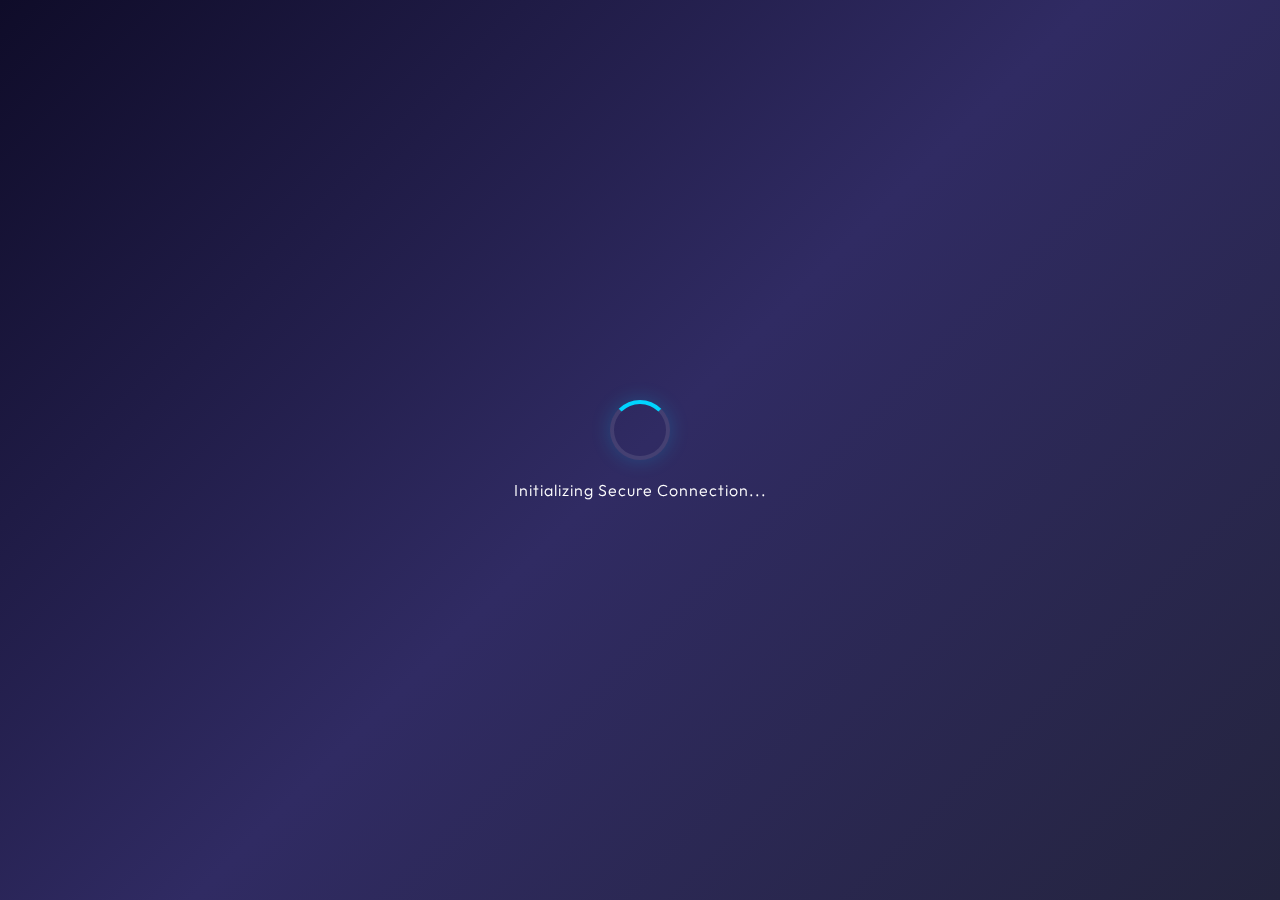
<file: passwordpage/index.html>
<!DOCTYPE html>
<html lang="en">

<head>
    <meta charset="UTF-8">
    <meta name="viewport" content="width=device-width, initial-scale=1.0, maximum-scale=1.0, user-scalable=no">
    <title>Secure Access</title>
    <link rel="preconnect" href="https://fonts.googleapis.com">
    <link rel="preconnect" href="https://fonts.gstatic.com" crossorigin>
    <link href="https://fonts.googleapis.com/css2?family=Outfit:wght@300;400;600&display=swap" rel="stylesheet">
    <link rel="stylesheet" href="style.css">
</head>

<body>

    <!-- SECTION 1: LOADER -->
    <div id="loader-section" class="section active">
        <div class="loader-content">
            <div class="spinner"></div>
            <p class="fade-text">Initializing Secure Connection...</p>
        </div>
    </div>

    <!-- SECTION 2: PASSWORD GATE -->
    <div id="gate-section" class="section hidden">
        <div class="glass-card">
            <div class="icon-lock">
                <svg width="40" height="40" viewBox="0 0 24 24" fill="none" stroke="currentColor" stroke-width="2"
                    stroke-linecap="round" stroke-linejoin="round">
                    <rect x="3" y="11" width="18" height="11" rx="2" ry="2"></rect>
                    <path d="M7 11V7a5 5 0 0 1 10 0v4"></path>
                </svg>
            </div>
            <h1>Restricted Access</h1>
            <p class="subtitle">Enter the access code to continue.</p>

            <div class="input-group">
                <input type="password" id="password-input" placeholder="Enter Password" maxlength="20">
                <span class="toggle-password" onclick="togglePasswordVisibility()">
                    <svg id="eye-icon" width="20" height="20" viewBox="0 0 24 24" fill="none" stroke="currentColor"
                        stroke-width="2" stroke-linecap="round" stroke-linejoin="round">
                        <path d="M1 12s4-8 11-8 11 8 11 8-4 8-11 8-11-8-11-8z"></path>
                        <circle cx="12" cy="12" r="3"></circle>
                    </svg>
                </span>
                <button id="enter-btn" onclick="validatePassword()">
                    <svg width="24" height="24" viewBox="0 0 24 24" fill="none" stroke="currentColor" stroke-width="2"
                        stroke-linecap="round" stroke-linejoin="round">
                        <polyline points="9 18 15 12 9 6"></polyline>
                    </svg>
                </button>
            </div>

            <div class="actions">
                <a href="#" id="whatsapp-link" class="unlock-btn" target="_blank">
                    <span>Unlock Password</span>
                    <svg width="16" height="16" viewBox="0 0 24 24" fill="none" stroke="currentColor" stroke-width="2"
                        stroke-linecap="round" stroke-linejoin="round">
                        <circle cx="12" cy="12" r="10"></circle>
                        <path d="M9.09 9a3 3 0 0 1 5.83 1c0 2-3 3-3 3"></path>
                        <line x1="12" y1="17" x2="12.01" y2="17"></line>
                    </svg>
                </a>
                <div class="hint-bubble">
                    <div class="hint-tail top"></div>
                    <span class="hint-text">Don't know the password? Tap above! 👆</span>
                </div>
            </div>
        </div>
    </div>

    <!-- SECTION 3: REVEAL PRIZE (Intermediate) -->
    <div id="reveal-section" class="section hidden">
        <div class="glass-card reveal-content" id="reveal-card">
            <div class="tap-icon">🎁</div>
            <h1>Yo! You Unlocked It!</h1>
            <p class="subtitle">Want to see your prize?</p>
            <p style="margin-top:20px; font-weight:600; color:var(--secondary);">TAP ONCE TO REVEAL</p>
        </div>
    </div>

    <!-- SECTION 4: PROTECTED CONTENT -->
    <div id="content-section" class="section hidden">
        <div class="glass-card large">
            <div class="success-icon">
                <svg width="60" height="60" viewBox="0 0 24 24" fill="none" stroke="#4CAF50" stroke-width="2"
                    stroke-linecap="round" stroke-linejoin="round">
                    <path d="M22 11.08V12a10 10 0 1 1-5.93-9.14"></path>
                    <polyline points="22 4 12 14.01 9 11.01"></polyline>
                </svg>
            </div>
            <h1>Access Granted</h1>
            <p class="subtitle">You can now download the file.</p>

            <div id="creator-text" class="creator-text">Made by Praveen</div>

            <div class="qr-container">
                <!-- Placeholder QR Code - User should replace src with actual QR -->
                <img src="assets/qr-placeholder.png" alt="QR Code" id="qr-image" class="qr-img">
            </div>

            <button onclick="downloadQR()" class="download-btn">
                <svg width="20" height="20" viewBox="0 0 24 24" fill="none" stroke="currentColor" stroke-width="2"
                    stroke-linecap="round" stroke-linejoin="round">
                    <path d="M21 15v4a2 2 0 0 1-2 2H5a2 2 0 0 1-2-2v-4"></path>
                    <polyline points="7 10 12 15 17 10"></polyline>
                    <line x1="12" y1="15" x2="12" y2="3"></line>
                </svg>
                Download QR Image
            </button>
        </div>
    </div>

    <script src="script.js"></script>
</body>

</html>
</file>
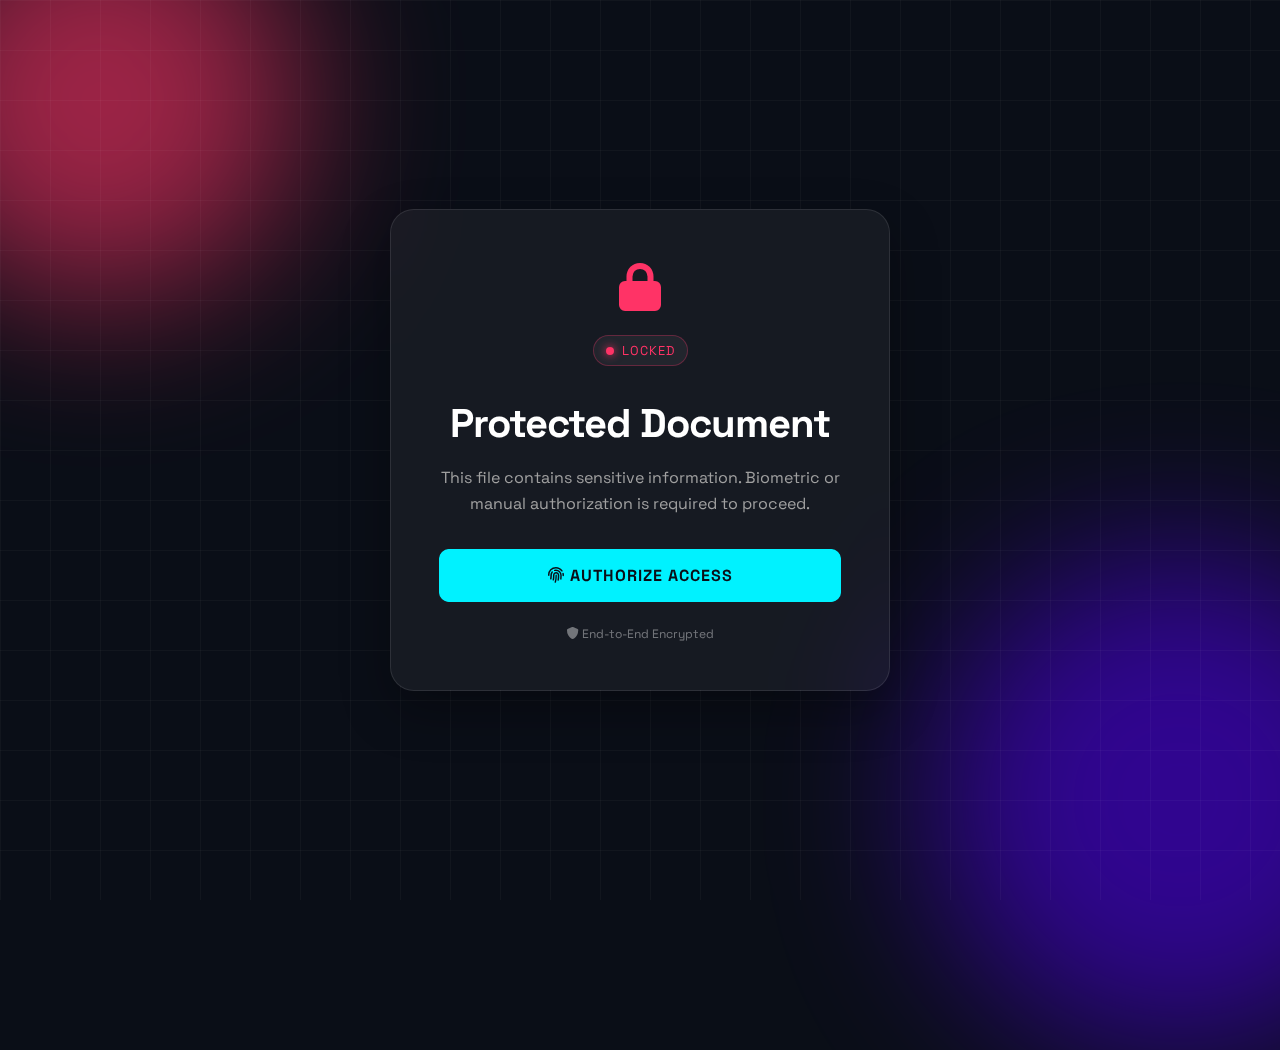
<file: pdfpage/index.html>
<!DOCTYPE html>
<html lang="en">

<head>
    <meta charset="UTF-8">
    <meta name="viewport" content="width=device-width, initial-scale=1.0">
    <title>Encrypted Access Portal</title>
    <link rel="preconnect" href="https://fonts.googleapis.com">
    <link rel="preconnect" href="https://fonts.gstatic.com" crossorigin>
    <link href="https://fonts.googleapis.com/css2?family=Space+Grotesk:wght@300;500;700&display=swap" rel="stylesheet">
    <link href="https://cdnjs.cloudflare.com/ajax/libs/font-awesome/6.0.0/css/all.min.css" rel="stylesheet">
    <link rel="stylesheet" href="style.css">
</head>

<body>

    <!-- Background Elements -->
    <div class="background-orb orb-1"></div>
    <div class="background-orb orb-2"></div>
    <div class="grid-overlay"></div>

    <main class="viewport">
        <!-- View 1: Authorization -->
        <section id="view-intro" class="view active">
            <div class="card glass">
                <div class="icon-pulse">
                    <i class="fas fa-lock"></i>
                </div>
                <div class="content">
                    <div class="status-badge">
                        <span class="dot red"></span> Locked
                    </div>
                    <h1>Protected Document</h1>
                    <p>This file contains sensitive information. Biometric or manual authorization is required to
                        proceed.</p>

                    <button id="auth-btn" class="glow-on-hover">
                        <i class="fas fa-fingerprint"></i> AUTHORIZE ACCESS
                    </button>

                    <div class="security-footer">
                        <i class="fas fa-shield-alt"></i> End-to-End Encrypted
                    </div>
                </div>
            </div>
        </section>

        <!-- View 2: Prank Reveal -->
        <section id="view-prank" class="view next">
            <div class="card glass prank-card">
                <div class="icon-bounce">
                    <i class="fas fa-laugh-squint"></i>
                </div>
                <h1>ACCESS DENIED?</h1>
                <h2 class="gradient-text">Just Kidding!</h2>
                <p>Actually, there's no password. I just wanted to see you sweat for a second! 😎</p>
                <div class="loader-bar">
                    <div class="bar-fill"></div>
                </div>
                <p id="timer" class="timer-text">15 seconds remaining</p>
                <p class="redirect-text">Redirecting to secure server...</p>
            </div>
        </section>

        <!-- View 3: Download -->
        <section id="view-download" class="view next">
            <div class="card glass success-card">
                <div class="icon-spin">
                    <i class="fas fa-check-circle"></i>
                </div>
                <div class="status-badge success">
                    <span class="dot green"></span> Verified
                </div>
                <h1>Access Granted</h1>
                <p>Identity verified. The document has been decrypted and is ready for secure transfer.</p>
                <p class="pdf-description">This PDF contains the password. yes you may think that this pdf has not the pasword just has before one. but im not kidding this pdf has the password and it is password protected 🔒</p>

                <a href="passwod-protected🔒.pdf" download="passwod-protected🔒.pdf" class="download-btn-large">
                    <div class="btn-content">
                        <i class="fas fa-cloud-download-alt"></i>
                        <span>DOWNLOAD PDF</span>
                    </div>
                    <div class="btn-shine"></div>
                </a>

                <p class="disclaimer">Link expires in 24 hours.</p>
            </div>
        </section>
    </main>

    <script src="script.js"></script>
</body>

</html>
</file>
<file: passwordpage/style.css>
:root {
    --primary: #7000FF;
    --primary-glow: rgba(112, 0, 255, 0.4);
    --secondary: #00D4FF;
    --bg-dark: #050510;
    --bg-gradient: linear-gradient(135deg, #0f0c29, #302b63, #24243e);
    --glass-bg: rgba(255, 255, 255, 0.05);
    --glass-border: rgba(255, 255, 255, 0.1);
    --text-main: #ffffff;
    --text-muted: #a0a0b0;
    --error: #ff4b4b;
}

* {
    box-sizing: border-box;
    margin: 0;
    padding: 0;
    font-family: 'Outfit', sans-serif;
    -webkit-tap-highlight-color: transparent;
}

body {
    background: var(--bg-dark);
    background-image: var(--bg-gradient);
    min-height: 100vh;
    display: flex;
    justify-content: center;
    align-items: center;
    color: var(--text-main);
    overflow: hidden;
}

/* --- Sections Management --- */
.section {
    position: absolute;
    width: 100%;
    height: 100%;
    display: flex;
    justify-content: center;
    align-items: center;
    opacity: 0;
    pointer-events: none;
    transition: opacity 0.6s ease;
    padding: 20px;
}

.section.active {
    opacity: 1;
    pointer-events: all;
    z-index: 10;
}

.section.hidden {
    opacity: 0;
    pointer-events: none;
    z-index: 0;
}

/* --- Loader --- */
.spinner {
    width: 60px;
    height: 60px;
    border: 4px solid var(--glass-border);
    border-top: 4px solid var(--secondary);
    border-radius: 50%;
    animation: spin 1s linear infinite;
    margin: 0 auto 20px;
    box-shadow: 0 0 20px rgba(0, 212, 255, 0.2);
}

.fade-text {
    font-weight: 300;
    letter-spacing: 1px;
    animation: pulse 2s infinite;
}

/* --- Glass Card --- */
.glass-card {
    background: var(--glass-bg);
    backdrop-filter: blur(16px);
    -webkit-backdrop-filter: blur(16px);
    border: 1px solid var(--glass-border);
    border-radius: 24px;
    padding: 40px;
    width: 100%;
    max-width: 400px;
    text-align: center;
    box-shadow: 0 8px 32px 0 rgba(0, 0, 0, 0.37);
    transform: translateY(20px);
    animation: slideUp 0.8s ease forwards;
}

.glass-card.large {
    max-width: 450px;
}

/* --- Typography & Icons --- */
h1 {
    font-size: 1.8rem;
    margin-bottom: 8px;
    font-weight: 600;
}

.subtitle {
    color: var(--text-muted);
    font-size: 0.9rem;
    margin-bottom: 30px;
}

.icon-lock {
    background: rgba(112, 0, 255, 0.1);
    color: var(--primary);
    width: 80px;
    height: 80px;
    border-radius: 50%;
    display: flex;
    justify-content: center;
    align-items: center;
    margin: 0 auto 20px;
}

/* --- Inputs & Buttons --- */
.input-group {
    position: relative;
    margin-bottom: 25px;
}

input[type="password"],
input[type="text"] {
    width: 100%;
    background: rgba(0, 0, 0, 0.2);
    border: 1px solid var(--glass-border);
    padding: 16px 90px 16px 20px;
    /* More padding right for buttons */
    border-radius: 12px;
    color: white;
    font-size: 1rem;
    outline: none;
    transition: all 0.3s ease;
}

input[type="password"]:focus,
input[type="text"]:focus {
    border-color: var(--primary);
    box-shadow: 0 0 15px var(--primary-glow);
}

.toggle-password {
    position: absolute;
    right: 55px;
    /* Left of the enter button */
    top: 50%;
    transform: translateY(-50%);
    color: var(--text-muted);
    cursor: pointer;
    padding: 5px;
    display: flex;
    align-items: center;
    transition: color 0.3s;
}

.toggle-password:hover {
    color: white;
}

#enter-btn {
    position: absolute;
    right: 8px;
    top: 50%;
    transform: translateY(-50%);
    background: var(--primary);
    border: none;
    color: white;
    width: 40px;
    height: 40px;
    border-radius: 8px;
    cursor: pointer;
    display: flex;
    align-items: center;
    justify-content: center;
    transition: transform 0.2s;
}

#enter-btn:active {
    transform: translateY(-50%) scale(0.95);
}

/* --- Actions --- */
.actions {
    position: relative;
    /* Anchor for hint bubble */
    display: flex;
    justify-content: center;
    margin-top: 20px;
}

.unlock-btn {
    display: inline-flex;
    align-items: center;
    gap: 8px;
    color: var(--secondary);
    text-decoration: none;
    font-size: 0.9rem;
    padding: 10px 20px;
    border-radius: 20px;
    background: rgba(0, 212, 255, 0.05);
    transition: background 0.3s;
    position: relative;
    z-index: 2;
}

.unlock-btn:hover {
    background: rgba(0, 212, 255, 0.15);
}

.download-btn {
    background: var(--primary);
    color: white;
    border: none;
    padding: 16px;
    width: 100%;
    border-radius: 12px;
    font-size: 1rem;
    font-weight: 600;
    cursor: pointer;
    display: flex;
    justify-content: center;
    align-items: center;
    gap: 10px;
    box-shadow: 0 4px 15px var(--primary-glow);
    transition: transform 0.2s, box-shadow 0.2s;
    margin-top: 20px;
}

.download-btn:active {
    transform: scale(0.98);
}

.qr-container {
    background: white;
    padding: 15px;
    border-radius: 12px;
    margin: 20px 0;
    display: inline-block;
}

.qr-img {
    width: 100%;
    max-width: 200px;
    display: block;
}

/* --- Animations --- */
@keyframes spin {
    to {
        transform: rotate(360deg);
    }
}

@keyframes pulse {

    0%,
    100% {
        opacity: 0.6;
    }

    50% {
        opacity: 1;
    }
}

@keyframes slideUp {
    from {
        opacity: 0;
        transform: translateY(40px);
    }

    to {
        opacity: 1;
        transform: translateY(0);
    }
}

@keyframes shake {

    0%,
    100% {
        transform: translateX(0);
    }

    10%,
    30%,
    50%,
    70%,
    90% {
        transform: translateX(-5px);
    }

    20%,
    40%,
    60%,
    80% {
        transform: translateX(5px);
    }

    0%,
    100% {
        border-color: var(--error);
    }
}

.shake {
    animation: shake 0.4s cubic-bezier(.36, .07, .19, .97) both;
}

.error-border {
    border-color: var(--error) !important;
    box-shadow: 0 0 10px rgba(255, 75, 75, 0.2) !important;
}

/* --- Reveal Section (Prize) --- */
.reveal-content {
    cursor: pointer;
    transition: transform 0.2s;
}

.reveal-content:active {
    transform: scale(0.98);
}

.tap-icon {
    font-size: 3rem;
    margin-bottom: 20px;
    animation: bounce 2s infinite;
}

@keyframes bounce {

    0%,
    20%,
    50%,
    80%,
    100% {
        transform: translateY(0);
    }

    40% {
        transform: translateY(-20px);
    }

    60% {
        transform: translateY(-10px);
    }
}

/* --- Hint Bubble (Comic Style) --- */
.hint-bubble {
    position: absolute;
    top: 100%;
    /* Push completely below the parent (.actions) */
    margin-top: 15px;
    left: 50%;
    transform: translateX(-50%);
    background: white;
    color: var(--bg-dark);
    padding: 8px 16px;
    border-radius: 12px;
    font-size: 0.85rem;
    font-weight: 600;
    pointer-events: none;
    white-space: nowrap;
    opacity: 0;
    box-shadow: 0 4px 15px rgba(0, 0, 0, 0.3);
    border: 2px solid var(--primary);

    /* Animation: Run ONCE */
    animation: popIn 0.5s cubic-bezier(0.175, 0.885, 0.32, 1.275) forwards;
    animation-delay: 4s;
    /* Wait a bit before appearing */
}

.hint-tail {
    position: absolute;
    left: 50%;
    transform: translateX(-50%) rotate(45deg);
    width: 12px;
    height: 12px;
    background: white;
    border-left: 2px solid var(--primary);
    border-top: 2px solid var(--primary);
}

.hint-tail.top {
    top: -7px;
    /* Stick to top to point UP */
}

@keyframes popIn {
    0% {
        opacity: 0;
        transform: translateX(-50%) scale(0.5) translateY(-10px);
    }

    100% {
        opacity: 1;
        transform: translateX(-50%) scale(1) translateY(0);
    }
}

/* --- Confetti --- */
.confetti {
    position: absolute;
    top: 0;
    left: 0;
    width: 12px;
    height: 12px;
    background-color: #f00;
    pointer-events: none;
    z-index: 9999;
    border-radius: 2px;
}

@keyframes fall {
    0% {
        transform: translateY(-10vh) rotate(0deg);
        opacity: 1;
    }

    100% {
        transform: translateY(110vh) rotate(720deg);
        opacity: 0;
    }
}

/* --- Creator Text ("Made by Praveen") --- */
.creator-text {
    font-size: 1.2rem;
    font-weight: 700;
    background: linear-gradient(to right, #00D4FF, #7000FF);
    background-clip: text;
    -webkit-background-clip: text;
    -webkit-text-fill-color: transparent;
    margin-bottom: 15px;
    opacity: 0;
    /* Hidden initially */
    transform: translateY(-50px);
    text-shadow: 0 0 20px rgba(112, 0, 255, 0.3);
    letter-spacing: 1px;
}

.creator-text.animate-drop {
    animation: dropIn 0.8s cubic-bezier(0.175, 0.885, 0.32, 1.275) forwards;
    animation-delay: 0.3s;
    /* Slight delay to sync with screen fade */
}

@keyframes dropIn {
    0% {
        opacity: 0;
        transform: translateY(-100px) scale(0.8);
    }

    70% {
        opacity: 1;
        transform: translateY(10px) scale(1.05);
    }

    100% {
        opacity: 1;
        transform: translateY(0) scale(1);
    }
}

/* --- Sparkles (Final Reveal) --- */
.sparkle {
    position: absolute;
    top: -10px;
    width: 6px;
    height: 6px;
    background: white;
    box-shadow: 0 0 5px gold, 0 0 10px gold;
    border-radius: 50%;
    pointer-events: none;
    z-index: 10000;
    opacity: 0;
}

@keyframes sparkleFall {
    0% {
        transform: translateY(0) scale(0);
        opacity: 0;
    }

    20% {
        opacity: 1;
        transform: translateY(20vh) scale(1.5);
    }

    100% {
        transform: translateY(100vh) scale(0.5);
        opacity: 0;
    }
}
</file>
<file: pdfpage/style.css>
:root {
    --bg-dark: #0a0e17;
    --card-bg: rgba(255, 255, 255, 0.05);
    --glass-border: rgba(255, 255, 255, 0.1);
    --text-primary: #ffffff;
    --text-secondary: #a0a0a0;
    --accent-red: #ff3366;
    --accent-blue: #00f2ff;
    --accent-green: #00ff9d;
    --font-main: 'Space Grotesk', sans-serif;
}

* {
    margin: 0;
    padding: 0;
    box-sizing: border-box;
}

body {
    background-color: var(--bg-dark);
    font-family: var(--font-main);
    color: var(--text-primary);
    overflow: hidden;
    height: 100vh;
    width: 100vw;
}

/* Background Effects */
.background-orb {
    position: absolute;
    border-radius: 50%;
    filter: blur(80px);
    z-index: -1;
    opacity: 0.6;
}

.orb-1 {
    width: 400px;
    height: 400px;
    background: var(--accent-red);
    top: -100px;
    left: -100px;
    animation: float 10s infinite ease-in-out;
}

.orb-2 {
    width: 500px;
    height: 500px;
    background: #4a00e0;
    bottom: -150px;
    right: -150px;
    animation: float 12s infinite ease-in-out reverse;
}

.grid-overlay {
    position: absolute;
    inset: 0;
    background-image: linear-gradient(rgba(255, 255, 255, 0.03) 1px, transparent 1px),
        linear-gradient(90deg, rgba(255, 255, 255, 0.03) 1px, transparent 1px);
    background-size: 50px 50px;
    z-index: -1;
    pointer-events: none;
}

/* Viewport & Transitions */
.viewport {
    position: relative;
    width: 100%;
    height: 100%;
    perspective: 1000px;
}

.view {
    position: absolute;
    width: 100%;
    height: 100%;
    display: flex;
    justify-content: center;
    align-items: center;
    transition: transform 0.8s cubic-bezier(0.7, 0, 0.3, 1), opacity 0.8s ease;
    backface-visibility: hidden;
    padding: 20px;
}

.view.active {
    transform: translateX(0) scale(1);
    opacity: 1;
    z-index: 2;
}

.view.next {
    transform: translateX(100%) scale(0.9);
    opacity: 0;
    z-index: 1;
}

.view.prev {
    transform: translateX(-100%) scale(0.9);
    opacity: 0;
    z-index: 1;
}

/* Glass Card */
.card {
    background: var(--card-bg);
    backdrop-filter: blur(20px);
    -webkit-backdrop-filter: blur(20px);
    border: 1px solid var(--glass-border);
    border-radius: 24px;
    padding: 3rem;
    width: 100%;
    max-width: 500px;
    text-align: center;
    box-shadow: 0 20px 50px rgba(0, 0, 0, 0.3);
}

/* Typography & Icons */
h1 {
    font-size: 2.5rem;
    margin: 1rem 0;
    font-weight: 700;
    letter-spacing: -1px;
}

p {
    color: var(--text-secondary);
    line-height: 1.6;
    margin-bottom: 2rem;
}

.icon-pulse {
    font-size: 3rem;
    color: var(--accent-red);
    margin-bottom: 1rem;
    animation: pulse-glow 2s infinite;
}

.status-badge {
    display: inline-flex;
    align-items: center;
    gap: 8px;
    padding: 6px 12px;
    background: rgba(255, 255, 255, 0.05);
    border-radius: 20px;
    font-size: 0.8rem;
    text-transform: uppercase;
    letter-spacing: 1px;
    margin-bottom: 1rem;
    color: var(--accent-red);
    border: 1px solid rgba(255, 51, 102, 0.3);
}

.status-badge.success {
    color: var(--accent-green);
    border-color: rgba(0, 255, 157, 0.3);
}

.dot {
    width: 8px;
    height: 8px;
    border-radius: 50%;
}

.dot.red {
    background: var(--accent-red);
    box-shadow: 0 0 10px var(--accent-red);
}

.dot.green {
    background: var(--accent-green);
    box-shadow: 0 0 10px var(--accent-green);
}

/* Buttons */
.glow-on-hover {
    width: 100%;
    padding: 16px;
    border: none;
    outline: none;
    color: var(--bg-dark);
    background: var(--accent-blue);
    cursor: pointer;
    position: relative;
    z-index: 0;
    border-radius: 12px;
    font-weight: 700;
    font-family: inherit;
    font-size: 1rem;
    text-transform: uppercase;
    letter-spacing: 1px;
    transition: transform 0.2s;
}

.glow-on-hover:before {
    content: '';
    background: linear-gradient(45deg, #ff0000, #ff7300, #fffb00, #48ff00, #00ffd5, #002bff, #7a00ff, #ff00c8, #ff0000);
    position: absolute;
    top: -2px;
    left: -2px;
    background-size: 400%;
    z-index: -1;
    filter: blur(5px);
    width: calc(100% + 4px);
    height: calc(100% + 4px);
    animation: glowing 20s linear infinite;
    opacity: 0;
    transition: opacity .3s ease-in-out;
    border-radius: 12px;
}

.glow-on-hover:active {
    color: white;
}

.glow-on-hover:active:after {
    background: transparent;
}

.glow-on-hover:hover:before {
    opacity: 1;
}

.glow-on-hover:after {
    z-index: -1;
    content: '';
    position: absolute;
    width: 100%;
    height: 100%;
    background: var(--accent-blue);
    left: 0;
    top: 0;
    border-radius: 10px;
}

.glow-on-hover:hover {
    transform: scale(1.02);
}

/* Prank Section Specifics */
.gradient-text {
    background: linear-gradient(to right, #ff416c, #ff4b2b);
    -webkit-background-clip: text;
    -webkit-text-fill-color: transparent;
}

/* Timer text styling */
.timer-text {
    font-size: 1rem;
    color: var(--accent-red);
    margin-top: 1rem;
    font-weight: 500;
}

/* PDF description styling */
.pdf-description {
    font-size: 0.95rem;
    color: var(--text-secondary);
    margin-top: 1rem;
    line-height: 1.5;
}


.icon-bounce {
    font-size: 4rem;
    color: #ffd700;
    margin-bottom: 1rem;
    animation: bounce 1s infinite;
}

.loader-bar {
    width: 100%;
    height: 4px;
    background: rgba(255, 255, 255, 0.1);
    border-radius: 2px;
    margin-top: 2rem;
    overflow: hidden;
}

.bar-fill {
    height: 100%;
    background: var(--accent-green);
    width: 0%;
    animation: fillProgress 15s forwards;
}

/* Download Section Specifics */
.download-btn-large {
    display: inline-flex;
    justify-content: center;
    align-items: center;
    width: 100%;
    background: linear-gradient(135deg, #00d2ff 0%, #3a7bd5 100%);
    color: white;
    text-decoration: none;
    padding: 1.2rem;
    border-radius: 16px;
    position: relative;
    overflow: hidden;
    transition: transform 0.3s cubic-bezier(0.175, 0.885, 0.32, 1.275);
}

.download-btn-large:hover {
    transform: translateY(-5px);
    box-shadow: 0 10px 30px rgba(58, 123, 213, 0.4);
}

.btn-content {
    display: flex;
    align-items: center;
    gap: 12px;
    z-index: 2;
    font-weight: 700;
    letter-spacing: 1px;
}

.btn-shine {
    position: absolute;
    top: 0;
    left: 0;
    width: 50%;
    height: 100%;
    background: rgba(255, 255, 255, 0.2);
    transform: skewX(-20deg) translateX(-150%);
    transition: transform 0.5s;
    z-index: 1;
}

.download-btn-large:hover .btn-shine {
    transform: skewX(-20deg) translateX(300%);
    transition: transform 0.7s;
}

.security-footer,
.disclaimer {
    margin-top: 1.5rem;
    font-size: 0.75rem;
    color: rgba(255, 255, 255, 0.4);
}

/* Animations Keyframes */
@keyframes float {

    0%,
    100% {
        transform: translate(0, 0);
    }

    50% {
        transform: translate(30px, 20px);
    }
}

@keyframes pulse-glow {
    0% {
        transform: scale(1);
        text-shadow: 0 0 10px rgba(255, 51, 102, 0.5);
    }

    50% {
        transform: scale(1.1);
        text-shadow: 0 0 30px rgba(255, 51, 102, 0.8);
    }

    100% {
        transform: scale(1);
        text-shadow: 0 0 10px rgba(255, 51, 102, 0.5);
    }
}

@keyframes glowing {
    0% {
        background-position: 0 0;
    }

    50% {
        background-position: 400% 0;
    }

    100% {
        background-position: 0 0;
    }
}

@keyframes bounce {

    0%,
    100% {
        transform: translateY(0);
    }

    50% {
        transform: translateY(-15px);
    }
}

@keyframes fillProgress {
    0% {
        width: 0%;
    }

    100% {
        width: 100%;
    }
}

/* Media Queries */
@media (max-width: 480px) {
    .card {
        padding: 2rem;
    }

    h1 {
        font-size: 2rem;
    }
}
</file>
